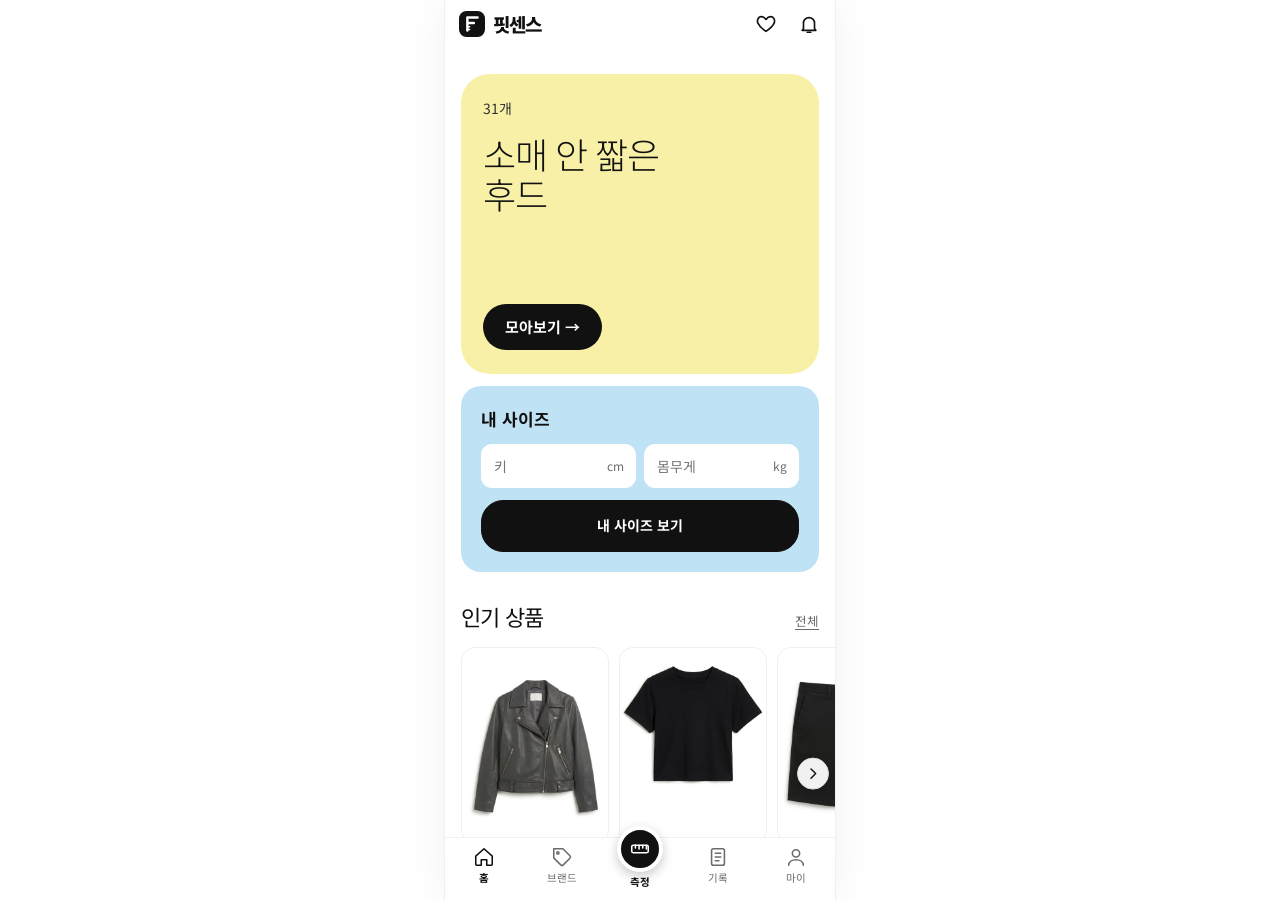
<file: index.html>
<!DOCTYPE html>
<html lang="ko">
<head>
<meta charset="utf-8"><meta name="viewport" content="width=device-width,initial-scale=1,viewport-fit=cover"><title>핏센스</title>
<link rel="preconnect" href="https://fonts.googleapis.com">
<link href="https://fonts.googleapis.com/css2?family=Noto+Sans+KR:wght@300;400;500;600;700;800;900&display=swap" rel="stylesheet">
<link rel="stylesheet" href="css/style.css?v=20261123165000">

<link rel="icon" href="data:,">
<link rel="stylesheet" href="css/v06.css?v=20261123165000">
</head>
<body>
<div class="stage">
  <div class="phone" id="phone">
    <header class="appbar" id="appbar"><button class="brandmark" data-a="goHome" aria-label="핏센스 홈"><svg class="lg" viewBox="0 0 28 28" aria-hidden="true"><rect width="28" height="28" rx="8" fill="#111"/><path d="M9 7h11M9 13h7M9 7v14" stroke="#fff" stroke-width="2.6" stroke-linecap="round" fill="none"/><path d="M9 17h2.5M9 20h2.5" stroke="#fff" stroke-width="1.6" stroke-linecap="round"/></svg><b class="wm">핏센스</b></button><span class="abr"><button class="ib heart" id="ab-likes" data-a="goLikes" aria-label="찜"><svg viewBox="0 0 24 24"><path d="M12 20s-7-4.6-9-9.2C1.8 7 4 4 7 4c2 0 3.5 1 5 3 1.5-2 3-3 5-3 3 0 5.2 3 4 6.8C19 15.4 12 20 12 20z"/></svg></button><button class="ib" id="ab-notif" data-a="goNotifs" aria-label="알림"><svg viewBox="0 0 24 24"><path d="M6 17v-6a6 6 0 0 1 12 0v6l1.5 2h-15z"/><path d="M10 21h4"/></svg><i class="ndot" id="nfdot" hidden></i></button></span></header>
    <main class="view" id="view"><div class="boot-msg"><div class="sk-wrap" aria-hidden="true"><i class="sk" style="width:62%;height:34px"></i><i class="sk" style="width:100%;height:200px;margin-top:22px;border-radius:24px"></i><div class="sk-row"><i class="sk" style="height:150px"></i><i class="sk" style="height:150px"></i></div></div><div class="sk-msg">불러오는 중…</div><noscript><br>이 페이지는 JavaScript가 필요해요. 브라우저에서 JavaScript를 켜 주세요.</noscript></div></main>
    <nav class="nav" id="nav" aria-label="하단 메뉴">
      <button data-tab="home" class="on"><svg viewBox="0 0 24 24"><path d="M3 11l9-8 9 8v9a1 1 0 0 1-1 1h-5v-6H9v6H4a1 1 0 0 1-1-1z"/></svg>홈</button>
      <button data-tab="brand"><svg viewBox="0 0 24 24"><path d="M20.6 13.4l-7.2 7.2a2 2 0 0 1-2.8 0L3 13V3h10l7.6 7.6a2 2 0 0 1 0 2.8z"/><circle cx="7.5" cy="7.5" r="1.2"/></svg>브랜드</button>
      <button data-tab="measure" class="mbtn" aria-label="사이즈 측정"><span class="mc"><svg viewBox="0 0 24 24"><rect x="3" y="8" width="18" height="8" rx="1.5"/><path d="M7 8v3M11 8v4M15 8v3M19 8v4"/></svg></span>측정</button>
      <button data-tab="records"><svg viewBox="0 0 24 24"><rect x="5" y="3" width="14" height="18" rx="2"/><path d="M9 8h6M9 12h6M9 16h4"/></svg>기록</button>
      <button data-tab="my"><svg viewBox="0 0 24 24"><circle cx="12" cy="8" r="4"/><path d="M4 21c0-4 4-6 8-6s8 2 8 6"/></svg>마이</button>
    </nav>
  </div>
</div>
<script src="js/config.js?v=20261123165000"></script>
<script src="js/data.js?v=20261123165000"></script>
<script src="js/check.js?v=20261123165000"></script>
<script>
(async () => {
  try {
    const raw = await fetchRaw();
    checkData(raw);
    window.DB = mapDB(raw);
    for (const f of ["js/store.js", "js/core.js", "js/fit.js", "js/home_measure.js", "js/browse.js", "js/records_my.js", "js/v06.js", "js/router.js", "js/api.js"]) await new Promise((ok, ko) => { const s = document.createElement('script'); s.src = f + '?v=' + DATA_VER; s.onload = ok; s.onerror = () => ko(new Error(f + ' 로드 실패')); document.body.appendChild(s); });
  } catch (e) {
    console.error(e);
    document.getElementById('view').innerHTML = '<div class="pad" style="text-align:center;padding-top:96px"><h1 class="big">데이터를 불러오지 못했어요</h1><p class="sm mute" style="margin-top:8px">GitHub Pages 주소로 열거나, 로컬에서는 <code>python -m http.server 8000</code> 으로 실행해 주세요.<br>(index.html을 더블클릭하면 브라우저가 JSON 읽기를 막아요)</p></div>';
  }
})();
</script>

</body>
</html>
</file>
<file: css/style.css>
/* 레이아웃 개념: 데스크톱은 [프로토타입 컨트롤 패널 | 폰 프레임], 폰 너비 이하에서는 폰이 화면 전체.
   색은 회색 와이어프레임 톤 하나로 통일하고, 핏 판정(타이트/적당/여유)과 하트에만 의미 색을 쓴다. */
:root{
  --out:#ffffff; --s0:#ffffff; --s1:#f5f5f5; --s2:#ededed; --line:#efefef; --line2:#dedede;
  --ink:#111111; --ink2:#444444; --mute:#6b6b6b; --pri:#111111; --onpri:#ffffff;
  /* 판정은 색이 아니라 굵기로 구분한다: 문제 있음 = 굵은 검정, 정상 = 얇은 회색 */
  --tight:#111111; --tightbg:transparent; --ok:#111111; --okbg:#f5f5f5; --loose:#111111; --loosebg:transparent;
  --heart:#111111; --frame:#2a3040; --shadow:none;
  --p-yellow:#f8f0a6; --p-blue:#bfe2f5; --p-pink:#f7cfe0;
  --font:'Noto Sans KR','Apple SD Gothic Neo','Malgun Gothic',system-ui,sans-serif;
}

*{box-sizing:border-box;-webkit-tap-highlight-color:transparent}
html,body{height:100%}
body{margin:0;background:var(--out);color:var(--ink);font-family:var(--font);font-size:14px;line-height:1.5;
  padding-left:max(16px,env(safe-area-inset-left,0px));padding-right:max(16px,env(safe-area-inset-right,0px));padding-block:0}
button{font:inherit;color:inherit;cursor:pointer}
input,select,textarea{font:inherit;color:inherit}
:focus-visible{outline:2px solid var(--loose);outline-offset:2px}

/* ---------- 스테이지 ---------- */
.stage{min-height:100%;display:flex;gap:28px;align-items:center;justify-content:center;padding-block:20px}
.side{width:300px;flex:none;align-self:center;max-height:calc(100vh - 40px);overflow:auto;padding:4px 2px}
.side h1{font-size:20px;margin:0 0 4px;letter-spacing:-.02em}
.side p{margin:0 0 14px;color:var(--mute);font-size:12.5px}
.side h3{font-size:11px;letter-spacing:.08em;color:var(--mute);margin:16px 0 6px;text-transform:uppercase;font-weight:700}
.jump{display:flex;flex-wrap:wrap;gap:6px}
.jump button{border:1px solid var(--line2);background:var(--s0);border-radius:8px;padding:5px 9px;font-size:12px}
.jump button:hover{background:var(--s2)}
.side .note{font-size:12px;color:var(--ink2);background:var(--s0);border:1px dashed var(--line2);border-radius:10px;padding:10px 12px;margin-top:14px}
.side .note b{display:block;margin-bottom:2px}
.legend-row{display:flex;gap:6px;flex-wrap:wrap;margin-top:6px}

.phone{width:390px;height:min(844px,calc(100vh - 40px));min-height:640px;flex:none;border:9px solid var(--frame);border-radius:42px;background:var(--s0);box-shadow:var(--shadow);position:relative;overflow:hidden;display:flex;flex-direction:column}
.view{flex:1;overflow-y:auto;overflow-x:hidden;position:relative;scroll-behavior:auto;overscroll-behavior:contain}
.view::-webkit-scrollbar{width:0}
.nav{flex:none;display:grid;grid-template-columns:repeat(5,1fr);border-top:1px solid var(--line);background:var(--s0);padding-bottom:6px}
.nav button{border:0;background:none;padding:8px 0 4px;display:flex;flex-direction:column;align-items:center;gap:2px;color:var(--mute);font-size:11px}
.nav button svg{width:22px;height:22px;stroke:currentColor;fill:none;stroke-width:1.7;stroke-linecap:round;stroke-linejoin:round}
.nav button.on{color:var(--ink);font-weight:700}
@media (max-width:880px){
  .side{display:none}
  body{padding:0}
  .stage{padding:0;display:block;height:100%}
  .phone{width:100%;height:100%;min-height:0;border:0;border-radius:0;box-shadow:none}
}

/* ---------- 공통 ---------- */
.topbar{position:sticky;top:0;z-index:5;display:grid;grid-template-columns:44px 1fr 44px;align-items:center;height:50px;background:var(--s0);border-bottom:1px solid var(--line)}
.topbar h2{margin:0;font-size:15px;text-align:center;font-weight:700;white-space:nowrap;overflow:hidden;text-overflow:ellipsis}
.ib{width:44px;height:44px;border:0;background:none;display:grid;place-items:center;border-radius:10px}
.ib svg{width:22px;height:22px;stroke:currentColor;fill:none;stroke-width:1.8;stroke-linecap:round;stroke-linejoin:round}
.ib.heart.on svg{fill:var(--heart);stroke:var(--heart)}
.pad{padding:16px}
.sec{padding:18px 16px 4px}
.sec-h{display:flex;align-items:baseline;justify-content:space-between;margin:0 0 10px}
.sec-h h3{margin:0;font-size:16px;letter-spacing:-.01em}
.link{border:0;background:none;color:var(--mute);font-size:12.5px;padding:2px 0;text-decoration:underline;text-underline-offset:3px}
h1.big{font-size:22px;line-height:1.35;margin:4px 0 6px;letter-spacing:-.025em}
.sub{color:var(--mute);font-size:13px;margin:0}
.card{border:1px solid var(--line);border-radius:14px;background:var(--s0)}
.card.fill{background:var(--s1);border-color:transparent}
.row{display:flex;align-items:center;gap:10px}
.between{justify-content:space-between}
.grow{flex:1;min-width:0}
.gap8{gap:8px}.mt8{margin-top:8px}.mt12{margin-top:12px}.mt16{margin-top:16px}.mb8{margin-bottom:8px}
.mute{color:var(--mute)}.ink2{color:var(--ink2)}.sm{font-size:12px}.xs{font-size:11px}.b{font-weight:700}
.ellip{white-space:nowrap;overflow:hidden;text-overflow:ellipsis}
.num{font-variant-numeric:tabular-nums}
.ph{background:linear-gradient(to top right,transparent calc(50% - .5px),var(--line2) 50%,transparent calc(50% + .5px)),linear-gradient(to bottom right,transparent calc(50% - .5px),var(--line2) 50%,transparent calc(50% + .5px)),var(--s1);border:1px solid var(--line);border-radius:10px;display:grid;place-items:center;color:var(--mute);font-size:11px;position:relative;overflow:hidden}
.ph>span{background:var(--s1);padding:1px 7px;border-radius:6px}
.ph img{position:absolute;inset:0;width:100%;height:100%;object-fit:cover}

.btn{display:inline-flex;align-items:center;justify-content:center;gap:6px;border:1px solid var(--line2);background:var(--s0);border-radius:12px;height:46px;padding:0 16px;font-weight:700}
.btn.pri{background:var(--pri);color:var(--onpri);border-color:var(--pri)}
.btn.full{width:100%}
.btn.s{height:34px;border-radius:9px;font-size:12.5px;padding:0 12px}
.btn[disabled]{opacity:.38;cursor:not-allowed}
.btn.flat{border-color:transparent;background:var(--s1)}

.chips{display:flex;gap:6px;flex-wrap:wrap}
.chips.scroll{flex-wrap:nowrap;overflow-x:auto;padding-bottom:2px;scrollbar-width:none}
.chips.scroll::-webkit-scrollbar{display:none}
.chip{flex:none;border:1px solid var(--line2);background:var(--s0);border-radius:999px;padding:6px 13px;font-size:13px;white-space:nowrap}
.chip.on{background:var(--pri);color:var(--onpri);border-color:var(--pri);font-weight:700}
.chip.x::after{content:" ×";opacity:.6}
.seg{display:flex;background:var(--s1);border-radius:11px;padding:3px;gap:2px}
.seg button{flex:1;border:0;background:none;border-radius:8px;padding:8px 4px;font-size:13px;color:var(--ink2);min-width:0}
.seg button.on{background:var(--s0);color:var(--ink);font-weight:700;box-shadow:0 1px 3px rgba(0,0,0,.12)}
.seg.sm button{padding:5px 2px;font-size:12px}

.pill{display:inline-flex;align-items:center;border-radius:6px;padding:1px 7px;font-size:11.5px;font-weight:700;white-space:nowrap}
.pill.tight{background:var(--tightbg);color:var(--tight)}
.pill.ok{background:var(--okbg);color:var(--ok)}
.pill.loose{background:var(--loosebg);color:var(--loose)}
.pill.short{background:var(--tightbg);color:var(--tight)}
.pill.long{background:var(--loosebg);color:var(--loose)}
.pill.na{background:var(--s2);color:var(--mute)}
.pill.gray{background:var(--s2);color:var(--ink2)}
.pill.dark{background:var(--pri);color:var(--onpri)}

label.f{display:block;font-size:12.5px;font-weight:700;color:var(--ink2);margin:0 0 5px}
.inp{width:100%;height:44px;border:1px solid var(--line2);border-radius:11px;background:var(--s0);padding:0 12px;outline:none}
.inp:focus{border-color:var(--ink)}
textarea.inp{height:88px;padding:10px 12px;resize:none;line-height:1.5}
.unit{position:relative}
.unit .inp{padding-right:36px}
.unit i{position:absolute;right:12px;top:50%;transform:translateY(-50%);font-style:normal;color:var(--mute);font-size:12px}
.grid2{display:grid;grid-template-columns:1fr 1fr;gap:10px}
.grid3{display:grid;grid-template-columns:repeat(3,1fr);gap:10px}
.field{margin-bottom:14px}
.hint{font-size:11.5px;color:var(--mute);margin-top:4px}
.info{display:inline-grid;place-items:center;width:18px;height:18px;border-radius:50%;border:1px solid var(--line2);font-size:11px;font-weight:700;color:var(--mute);background:none;padding:0;vertical-align:1px}

.list>*{border-bottom:1px solid var(--line)}
.list>*:last-child{border-bottom:0}
.li{display:flex;align-items:center;gap:12px;padding:14px 16px;width:100%;background:none;border:0;text-align:left}
.li .chev{margin-left:auto;color:var(--mute)}
.badge{min-width:20px;height:20px;border-radius:10px;background:var(--s2);color:var(--ink2);font-size:11px;font-weight:700;display:inline-grid;place-items:center;padding:0 6px}

/* 타이포 도우미 */
.tabs{display:flex;border-bottom:1px solid var(--line);position:sticky;top:50px;background:var(--s0);z-index:4}
.tabs button{flex:1;border:0;background:none;padding:12px 4px;color:var(--mute);border-bottom:2px solid transparent;font-weight:500;white-space:nowrap}
.tabs button.on{color:var(--ink);border-bottom-color:var(--ink);font-weight:700}

/* 홈 */
.hero{margin:16px;padding:22px 20px;border-radius:18px;background:var(--pri);color:var(--onpri)}
.hero h1{font-size:21px;line-height:1.35;margin:0 0 6px;letter-spacing:-.02em}
.hero p{margin:0 0 16px;opacity:.7;font-size:13px}
.hero .btn{background:var(--onpri);color:var(--pri);border-color:var(--onpri);height:42px}
.steps{display:grid;grid-template-columns:repeat(3,1fr);gap:8px}
.step{padding:12px 10px;border:1px solid var(--line);border-radius:12px;font-size:12px;color:var(--ink2)}
.step b{display:block;color:var(--ink);margin:4px 0 2px;font-size:13px}
.step .n{width:20px;height:20px;border-radius:50%;background:var(--s2);display:grid;place-items:center;font-size:11px;font-weight:700;color:var(--ink)}
.bodychip{display:flex;align-items:center;gap:10px;margin:16px 16px 0;padding:12px 14px;border-radius:12px;background:var(--s1);width:calc(100% - 32px);border:0;text-align:left}
.brand-row{display:flex;align-items:center;gap:12px;padding:12px 16px;width:100%;background:none;border:0;text-align:left}
.logo{width:44px;height:44px;border-radius:12px;flex:none;font-weight:800;font-size:14px;display:grid;place-items:center;background:var(--s2);color:var(--ink2);letter-spacing:-.04em}
.hscroll{display:flex;gap:10px;overflow-x:auto;padding:0 16px 4px;scrollbar-width:none}
.hscroll::-webkit-scrollbar{display:none}
.mini{width:112px;flex:none;text-align:left;background:none;border:0;padding:0}
.mini .ph{height:130px}

/* 상품 */
.pgrid{display:grid;grid-template-columns:1fr 1fr;gap:16px 12px;padding:0 16px 24px}
.pcard{position:relative;text-align:left;background:none;border:0;padding:0}
.pcard .ph{aspect-ratio:3/4}
.pcard .hb{position:absolute;right:6px;top:6px;width:32px;height:32px;border-radius:50%;background:color-mix(in srgb,var(--s0) 85%,transparent);border:0;display:grid;place-items:center;z-index:2}
.hb svg{width:17px;height:17px;stroke:var(--ink2);fill:none;stroke-width:1.9}
.hb.on svg{fill:var(--heart);stroke:var(--heart)}
.search{position:relative}
.search .inp{padding-left:38px;background:var(--s1);border-color:transparent}
.search svg{position:absolute;left:12px;top:12px;width:20px;height:20px;stroke:var(--mute);fill:none;stroke-width:1.9}

/* 사이즈 표 */
.tbl-wrap{overflow-x:auto;border:1px solid var(--line);border-radius:12px}
table.t{border-collapse:collapse;width:100%;font-size:12.5px;font-variant-numeric:tabular-nums}
table.t th,table.t td{padding:9px 8px;text-align:center;border-bottom:1px solid var(--line);white-space:nowrap}
table.t tr:last-child td,table.t tr:last-child th{border-bottom:0}
table.t thead th{background:var(--s1);font-weight:700}
table.t td:first-child,table.t th:first-child{text-align:left;padding-left:12px;font-weight:700;color:var(--ink2)}
table.t .hl{background:var(--okbg);color:var(--ok);font-weight:700}

/* 후기 */
.bar{height:8px;border-radius:4px;background:var(--s2);overflow:hidden;flex:1}
.bar i{display:block;height:100%;background:var(--ink2);border-radius:4px}
.rv{padding:16px;border-bottom:1px solid var(--line);display:block;width:100%;text-align:left;background:none;border-left:0;border-right:0;border-top:0}
.stars{color:var(--ink);letter-spacing:1px;font-size:12px}
.rv .txt{display:-webkit-box;-webkit-line-clamp:3;-webkit-box-orient:vertical;overflow:hidden;margin:8px 0;color:var(--ink2);font-size:13.5px}
.act{display:inline-flex;align-items:center;gap:5px;border:1px solid var(--line2);background:var(--s0);border-radius:999px;padding:5px 11px;font-size:12px}
.act.on{background:var(--pri);color:var(--onpri);border-color:var(--pri)}
.act svg{width:14px;height:14px;stroke:currentColor;fill:none;stroke-width:1.9}
.act.heart.on{background:var(--heart);border-color:var(--heart);color:#fff}
.act.heart.on svg{fill:#fff}

/* 측정 */
.stepper{display:flex;gap:6px;padding:14px 16px 0}
.stepper div{flex:1;font-size:12px;color:var(--mute);border-top:3px solid var(--line);padding-top:6px}
.stepper div.on{color:var(--ink);border-top-color:var(--ink);font-weight:700}
.ta-list{position:absolute;left:0;right:0;top:48px;z-index:6;background:var(--s0);border:1px solid var(--line2);border-radius:12px;box-shadow:0 10px 24px rgba(0,0,0,.14);overflow:hidden;max-height:240px;overflow-y:auto}
.ta-list button{display:flex;width:100%;align-items:center;gap:10px;border:0;background:none;padding:11px 12px;text-align:left;border-bottom:1px solid var(--line)}
.ta-list button:hover,.ta-list button:focus-visible{background:var(--s1)}
.ta-list mark{background:none;color:var(--ink);font-weight:800;text-decoration:underline;text-underline-offset:3px}
.upload{height:130px;border:1.5px dashed var(--line2);border-radius:14px;background:var(--s1);display:grid;place-items:center;text-align:center;width:100%;position:relative;overflow:hidden;color:var(--ink2)}
.upload img{position:absolute;inset:0;width:100%;height:100%;object-fit:contain;background:var(--s1)}
.acc{border:1px solid var(--line);border-radius:14px;overflow:hidden}
.acc>button{width:100%;display:flex;justify-content:space-between;align-items:center;padding:14px;background:var(--s1);border:0;text-align:left;font-weight:700}
.acc .in{padding:14px}
.dock{position:sticky;bottom:0;background:linear-gradient(to top,var(--s0) 70%,transparent);padding:16px;z-index:4}

/* 분석 중 */
.anl{display:flex;flex-direction:column;align-items:center;justify-content:center;min-height:100%;padding:32px;text-align:center}
.scan{width:150px;height:200px;border:1.5px solid var(--line2);border-radius:14px;position:relative;overflow:hidden;background:var(--s1)}
.scan::after{content:"";position:absolute;left:0;right:0;height:3px;background:var(--ink);top:0;animation:sc 1.4s ease-in-out infinite alternate;box-shadow:0 0 14px var(--ink)}
@keyframes sc{to{top:calc(100% - 3px)}}
.scan svg{position:absolute;inset:14px;width:calc(100% - 28px);height:calc(100% - 28px);opacity:.35}
.chk{display:flex;gap:10px;align-items:center;padding:6px 0;color:var(--mute);font-size:13.5px;transition:color .3s}
.chk i{width:18px;height:18px;border-radius:50%;border:1.5px solid var(--line2);display:grid;place-items:center;font-style:normal;font-size:11px}
.chk.on{color:var(--ink)}
.chk.on i{background:var(--ink);border-color:var(--ink);color:var(--onpri)}
@media (prefers-reduced-motion:reduce){.scan::after{animation:none;top:50%}}

/* 결과 */
.rec{padding:20px 16px;text-align:center}
.rec .sz{font-size:56px;font-weight:800;letter-spacing:-.04em;line-height:1.1}
.sizes{display:grid;grid-template-columns:repeat(5,1fr);gap:6px}
.sizes button{position:relative;border:1px solid var(--line2);background:var(--s0);border-radius:11px;padding:10px 0;font-weight:700;font-size:14px}
.sizes button.on{background:var(--pri);color:var(--onpri);border-color:var(--pri)}
.sizes button small{position:absolute;top:-8px;left:50%;transform:translateX(-50%);background:var(--ok);color:#fff;border-radius:6px;font-size:9.5px;padding:0 5px;font-weight:700}
.fitsvg{width:100%;height:auto;display:block}
.fitsvg text{font-family:var(--font)}
.legend{display:flex;gap:12px;justify-content:center;font-size:12px;color:var(--ink2)}
.legend i{display:inline-block;width:10px;height:10px;border-radius:3px;margin-right:4px;vertical-align:-1px}
.vs{display:grid;grid-template-columns:62px 1fr;gap:10px;align-items:center;padding:9px 0;border-bottom:1px solid var(--line)}
.vs:last-child{border-bottom:0}
.gauge{height:10px;background:var(--s2);border-radius:5px;position:relative}
.gauge .ok{position:absolute;top:0;bottom:0;background:var(--okbg);border:1px solid var(--ok);border-radius:4px;opacity:.9}
.gauge .dot{position:absolute;top:-3px;width:16px;height:16px;border-radius:50%;border:3px solid var(--s0);transform:translateX(-50%);box-shadow:0 0 0 1px var(--line2)}
.check{width:72px;height:72px;border-radius:50%;background:var(--ok);color:#fff;display:grid;place-items:center;margin:0 auto 16px}
.check svg{width:36px;height:36px;stroke:#fff;fill:none;stroke-width:3;stroke-linecap:round;stroke-linejoin:round}

/* 시트·토스트 */
.scrim{position:absolute;inset:0;background:rgba(10,14,24,.5);z-index:20;display:flex;align-items:flex-end;animation:fd .18s}
.scrim.mid{align-items:center;padding:24px}
.sheet{width:100%;background:var(--s0);border-radius:22px 22px 0 0;padding:20px 16px 18px;max-height:82%;overflow-y:auto;animation:up .22s ease}
.scrim.mid .sheet{border-radius:20px;max-height:80%}
.sheet h3{margin:0 0 4px;font-size:17px}
.grab{width:38px;height:4px;border-radius:2px;background:var(--line2);margin:-8px auto 14px}
.scrim.mid .grab{display:none}
@keyframes up{from{transform:translateY(40px);opacity:.4}}
@keyframes fd{from{opacity:0}}
.toast{position:absolute;left:50%;bottom:84px;transform:translateX(-50%);background:var(--pri);color:var(--onpri);padding:9px 16px;border-radius:999px;font-size:13px;z-index:30;white-space:nowrap;animation:fd .2s}
.fab{position:sticky;bottom:14px;align-self:flex-end;margin:0 16px 14px 0;z-index:4;box-shadow:0 8px 20px rgba(0,0,0,.25)}
.tut{display:flex;flex-direction:column;min-height:100%}
.dots{display:flex;gap:6px;justify-content:center}
.dots i{width:7px;height:7px;border-radius:50%;background:var(--line2)}
.dots i.on{background:var(--ink);width:20px;border-radius:4px}
.illu{flex:1;min-height:260px;max-height:400px;margin:12px 16px;border-radius:20px;background:var(--s1);display:grid;place-items:center;position:relative;overflow:hidden}
.avatar{width:56px;height:56px;border-radius:50%;background:var(--s2);display:grid;place-items:center;font-weight:800;font-size:20px;color:var(--ink2);flex:none}
.sw{position:relative;width:46px;height:28px;border-radius:14px;background:var(--line2);border:0;flex:none}
.sw::after{content:"";position:absolute;left:3px;top:3px;width:22px;height:22px;border-radius:50%;background:#fff;transition:transform .15s}
.sw.on{background:var(--ok)}.sw.on::after{transform:translateX(18px)}
.empty{padding:48px 24px;text-align:center;color:var(--mute)}
.tag-real{font-size:10px;border:1px solid var(--ok);color:var(--ok);border-radius:5px;padding:0 4px;margin-left:4px;font-weight:700}

.scr{min-height:100%;display:flex;flex-direction:column}
.scr>*{flex:none}
.scr>.anl,.scr>.tut{flex:1 0 auto}
.dock{margin-top:auto}

.ico{width:22px;height:22px;stroke:currentColor;fill:none;stroke-width:1.8;stroke-linecap:round;stroke-linejoin:round}
.btn .ico{width:18px;height:18px}
.btn.s{white-space:nowrap;flex:none}

.btn.liked{background:var(--heart);border-color:var(--heart);color:#fff}
.btn.liked .ico{fill:#fff}

/* ---------- v2 ---------- */
.nav button{font-size:10.5px}
.stepper button{flex:1;text-align:left;background:none;border:0;border-top:3px solid var(--line);padding:6px 0 0;font-size:12px;color:var(--mute)}
.stepper button.on{color:var(--ink);border-top-color:var(--ink);font-weight:700}
.stepper button.done{color:var(--ink2);border-top-color:var(--ink2)}
.meter{height:8px;border-radius:4px;background:var(--s2);overflow:hidden}
.meter i{display:block;height:100%;background:var(--ok);border-radius:4px;transition:width .2s}
.detail-card{border:2px solid var(--ink);border-radius:16px;padding:16px;background:var(--s0)}
.tiles{display:grid;grid-template-columns:repeat(5,1fr);gap:8px}
.tile{border:1px solid var(--line);background:var(--s0);border-radius:14px;padding:10px 0 8px;font-size:12px;display:flex;flex-direction:column;align-items:center;gap:6px}
.tile-ic{width:36px;height:36px;border-radius:12px;background:var(--s2);display:grid;place-items:center;font-weight:800;color:var(--ink2)}
.tile.on{border-color:var(--ink);font-weight:700}
.tile.on .tile-ic{background:var(--pri);color:var(--onpri)}
.tbar{display:flex;height:12px;border-radius:6px;overflow:hidden;gap:2px}
.tbar i{display:block;height:100%;min-width:2px}
.cbx{width:20px;height:20px;border-radius:6px;border:1.5px solid var(--line2);display:inline-grid;place-items:center;font-size:12px;font-weight:800;margin-right:8px}
.cbx.on{background:var(--pri);border-color:var(--pri);color:var(--onpri)}
.selrow{background:var(--s1)}
.sizechip{width:40px;height:40px;border-radius:12px;border:1px solid var(--line2);display:grid;place-items:center;font-weight:800;flex:none;background:var(--s0)}
.sizechip.isrec{background:var(--pri);color:var(--onpri);border-color:var(--pri)}
.col{display:flex;flex-direction:column}
.bcard{width:132px;flex:none;padding:12px;text-align:left;display:block}
.lowest{margin-top:10px;padding:10px 12px;text-decoration:none;color:inherit}
.hero .pill{margin-bottom:0}

/* ---------- v4: 고정 로고 바 · 가운데 측정 버튼 ---------- */
.appbar{flex:none;height:48px;display:flex;align-items:center;justify-content:space-between;padding:0 4px 0 14px;background:var(--s0);border-bottom:1px solid var(--line);z-index:6}
.brandmark{display:flex;align-items:center;gap:8px;border:0;background:none;padding:0;font-size:17px;letter-spacing:-.02em}
.brandmark .logo{width:28px;height:28px;border-radius:8px;font-size:11px;background:var(--pri);color:var(--onpri)}
.appbar .ib.heart{width:42px;height:42px}
.nav button.mbtn{position:relative;font-weight:700;color:var(--ink)}
.nav .mc{width:46px;height:46px;border-radius:50%;background:var(--pri);color:var(--onpri);display:grid;place-items:center;margin-top:-20px;border:4px solid var(--s0);box-shadow:0 4px 12px rgba(0,0,0,.22)}
.nav .mc svg{stroke:var(--onpri);width:22px;height:22px}
.nav button.mbtn.on{font-weight:800}

/* ---------- v4: 가로 스크롤 + 넘김 버튼 ---------- */
.car{position:relative}
.car-b{position:absolute;top:50%;transform:translateY(-70%);width:32px;height:32px;border-radius:50%;border:1px solid var(--line2);background:color-mix(in srgb,var(--s0) 94%,transparent);box-shadow:0 2px 8px rgba(0,0,0,.16);display:grid;place-items:center;z-index:3;padding:0}
.car-b svg{width:16px;height:16px;stroke:var(--ink);fill:none;stroke-width:2.2;stroke-linecap:round;stroke-linejoin:round}
.car-b.p{left:6px}.car-b.n{right:6px}
.car.no-p .car-b.p,.car.no-n .car-b.n{display:none}

/* ---------- v4: 브랜드(카테고리 | 브랜드) ---------- */
.tabs.t0{top:0}
.catwrap{display:flex;align-items:flex-start}
.rail{width:78px;flex:none;position:sticky;top:46px;background:var(--s1);align-self:flex-start;min-height:300px}
.rail button{display:block;width:100%;border:0;background:none;padding:15px 8px;text-align:left;font-size:13px;color:var(--mute);border-left:3px solid transparent}
.rail button.on{background:var(--s0);color:var(--ink);font-weight:700;border-left-color:var(--ink)}
.catmain{flex:1;min-width:0;padding:0 12px 12px}
.csec{scroll-margin-top:46px;border-bottom:1px solid var(--line)}
.cfold{display:flex;align-items:center;gap:8px;width:100%;border:0;background:none;padding:14px 0;font-size:15px;text-align:left}
.cfold b{flex:none}.cfold .xs{flex:1}
.fold-ar{color:var(--mute);font-size:12px}
.cbody{padding-bottom:14px}
.sublabel{font-size:12px;font-weight:700;color:var(--ink2);margin:14px 0 8px}
.subgrid{display:grid;grid-template-columns:repeat(3,1fr);gap:8px 6px}
.subtile{display:flex;flex-direction:column;align-items:center;gap:3px;border:0;background:none;padding:4px 0;font-size:12px;text-align:center}
.subic{width:46px;height:46px;border-radius:14px;background:var(--s1);display:grid;place-items:center;font-weight:800;font-size:16px;color:var(--ink2)}
.subtile .sn{line-height:1.2}
.catmain .hscroll{padding:0}
.catmain .mini{width:104px}.catmain .mini .ph{height:118px}
.initrow{display:flex;gap:2px;overflow-x:auto;padding:8px 12px;scrollbar-width:none;border-bottom:1px solid var(--line)}
.initrow::-webkit-scrollbar{display:none}
.initrow button{flex:none;border:0;background:none;padding:4px 7px;font-size:12px;color:var(--ink2);border-radius:8px;min-width:26px}
.initrow button.on{background:var(--pri);color:var(--onpri);font-weight:700}
.initrow button:disabled{color:var(--line2);cursor:default}
.ihead{padding:8px 16px 2px;font-size:12px;font-weight:800;color:var(--mute);background:var(--s1)}

/* ---------- v4: 컬러 · 키워드 · 속성 칩 ---------- */
.cdot{display:inline-block;width:12px;height:12px;border-radius:50%;border:1px solid rgba(0,0,0,.18);flex:none}
.cdot.lt{border-color:var(--line2)}
.cdots{display:flex;gap:3px;margin:3px 0 1px;min-height:12px}
.cchip{display:inline-flex;align-items:center;gap:6px}
.chip.lk::after{content:" ›";opacity:.55}
.chip.x .cdot{margin-right:4px;vertical-align:-1px}
.kws{display:flex;flex-wrap:wrap;gap:4px 6px;margin-top:6px}
.kw{font-size:11.5px;color:var(--ink2);background:var(--s1);border-radius:6px;padding:1px 7px}
.chip.kwc{font-size:12px;padding:5px 10px}

/* ---------- v4: 답글 ---------- */
.rp{display:flex;gap:10px;padding:12px 0;border-bottom:1px solid var(--line)}
.avatar.sm{width:30px;height:30px;font-size:12px}
.rpbox{display:flex;gap:8px;align-items:flex-end;margin-top:12px}
.rpbox .inp{flex:1;min-height:56px;resize:vertical}

/* ---------- v4: 내 사진 ---------- */
.pgal{display:grid;grid-template-columns:repeat(3,1fr);gap:8px;padding:12px 16px 4px}
.pg{position:relative;aspect-ratio:3/4;border-radius:12px;overflow:hidden;background:var(--s1);border:1px solid var(--line)}
.pg img{width:100%;height:100%;object-fit:cover;display:block}
.pg .pk,.pg .pr{position:absolute;left:6px;top:6px;font-size:10.5px;font-weight:700;background:rgba(0,0,0,.6);color:#fff;border-radius:6px;padding:1px 6px}
.pg .pr{top:26px;background:var(--ok)}
.pg .px{position:absolute;right:4px;top:4px;width:28px;height:28px;border-radius:50%;border:0;background:rgba(0,0,0,.6);color:#fff;display:grid;place-items:center;padding:0}
.pg .px svg{width:15px;height:15px;stroke:#fff;fill:none;stroke-width:2.4}
.pg .pf{position:absolute;left:0;right:0;bottom:0;display:flex;justify-content:space-between;align-items:center;padding:14px 6px 5px;background:linear-gradient(transparent,rgba(0,0,0,.6));color:#fff}
.pg .pf button{border:1px solid rgba(255,255,255,.7);background:none;color:#fff;border-radius:6px;padding:0 6px}
.car .hscroll{scroll-padding:0 16px}

/* v5 */
.car.sm .car-b{top:50%;transform:translateY(-50%);width:28px;height:28px}
.car.sm .car-b svg{width:14px;height:14px}
.car>.chips.scroll,.car>.initrow{padding-left:0;padding-right:0}

.empty .en{display:block;font-size:15px;color:var(--ink);margin-bottom:2px}
.empty{padding:28px 16px}

.mshead{font-size:12px;font-weight:800;color:var(--mute);padding:10px 16px 4px;background:var(--s1)}
.fab.round{width:54px;height:54px;border-radius:50%;padding:0;font-size:30px;font-weight:400;line-height:1;display:grid;place-items:center;margin:0 16px 14px 0}
.fbtn{position:relative;flex:none;width:46px;height:44px;padding:0;display:grid;place-items:center}
.fbtn svg{width:19px;height:19px;stroke:currentColor;fill:none;stroke-width:2;stroke-linecap:round}
.rrow{position:relative}.rdot{position:absolute;left:5px;top:50%;width:7px;height:7px;border-radius:50%;background:var(--tight);transform:translateY(-50%)}
.sorttg{border:0;background:none;font-size:12.5px;font-weight:700;color:var(--ink2);padding:4px 0}
.chip.zero:not(.on){opacity:.45}
#rtabs button{white-space:nowrap}

.sizecards{display:flex;gap:8px;overflow-x:auto;padding:2px 2px 4px;scrollbar-width:none}
.sizecards::-webkit-scrollbar{display:none}
.szc{flex:none;min-width:64px;border:1.5px solid var(--line2);border-radius:14px;background:var(--s0);padding:9px 8px 8px;display:flex;flex-direction:column;align-items:center;gap:2px}
.szc.on{border-color:var(--ink);background:var(--s1)}
.szc b{font-size:17px}.szc i{font-style:normal;font-size:10.5px;font-weight:700}
.szc i.ok{color:var(--ok)}.szc i.tight{color:var(--tight)}.szc i.loose{color:var(--loose)}
.szc u{text-decoration:none;font-size:9.5px;font-weight:800;background:var(--pri);color:var(--onpri);border-radius:6px;padding:1px 6px;margin-top:2px}

.pslots{display:flex;gap:8px;overflow-x:auto;scrollbar-width:none;padding:2px 0}
.pslots::-webkit-scrollbar{display:none}
.slot{flex:none;width:78px;height:78px;border-radius:12px;border:1.5px dashed var(--line2);background:var(--s1);display:flex;flex-direction:column;align-items:center;justify-content:center;gap:2px;font-size:11px;color:var(--mute);position:relative;overflow:hidden;cursor:pointer}
.slot .ico{width:20px;height:20px;stroke:currentColor;fill:none;stroke-width:2}
.slot.has{border-style:solid;cursor:default}.slot img{width:100%;height:100%;object-fit:cover}
.slot .x{position:absolute;right:3px;top:3px;width:20px;height:20px;border-radius:50%;border:0;background:rgba(0,0,0,.6);color:#fff;font-size:11px;display:grid;place-items:center;padding:0}

/* v5.1: 칩·초성·사이즈 같은 한 줄 스크롤은 화살표를 줄 오른쪽 끝에 "고정"(겹치지 않음). 못 가는 쪽은 흐리게 */
.car.sm{display:flex;align-items:center;gap:4px;padding-right:var(--cm,12px)}
.car.sm>[data-sc]{flex:1;min-width:0;order:0;-webkit-mask-image:linear-gradient(90deg,#000 calc(100% - 22px),transparent);mask-image:linear-gradient(90deg,#000 calc(100% - 22px),transparent)}
.car.sm.no-n>[data-sc]{-webkit-mask-image:none;mask-image:none}
.car.sm .car-b{position:static;transform:none;flex:none;width:28px;height:28px;box-shadow:none;display:grid;place-items:center}
.car.sm .car-b.p{order:1}.car.sm .car-b.n{order:2}
.car.sm.no-p .car-b.p,.car.sm.no-n .car-b.n{display:grid;opacity:.3;pointer-events:none}
.car.sm .initrow{padding-left:16px}
.car.sm:has(.initrow){border-bottom:1px solid var(--line)}
.car.sm .initrow{border-bottom:0}

/* v5.2 무신사형 */
.sub3{display:flex;gap:18px;padding:12px 16px 8px}.sub3 button{border:0;background:none;padding:2px 0;font-size:15px;color:var(--mute)}.sub3 button.on{color:var(--ink);font-weight:800}
.pgrid.v3{grid-template-columns:repeat(3,1fr);gap:14px 8px;padding:4px 16px 24px}
.pgrid.v2{grid-template-columns:repeat(2,1fr);gap:16px 10px;padding:4px 16px 24px}
.pcard{position:relative;text-align:left}
.pcard-b{display:block;width:100%;background:none;border:0;padding:0;text-align:left}
.pcard-b .pimg{display:block;position:relative}.pcard-b .ph{aspect-ratio:3/4;border-radius:8px}
.pcard.v2 .ph{aspect-ratio:1/1}
.pcard .rb{position:absolute;left:5px;bottom:5px;font-size:10px;padding:1px 6px}
.pcard .bn{display:block;font-size:11px;color:var(--mute);margin-top:6px}
.pcard .nm{display:-webkit-box;-webkit-line-clamp:2;-webkit-box-orient:vertical;overflow:hidden;font-size:12.5px;line-height:1.35;min-height:34px}
.pcard.v2 .nm{font-size:13.5px;min-height:0;-webkit-line-clamp:1}
.pcard .pr{display:block;font-size:13px;font-weight:800;margin-top:2px}.pcard.v2 .pr{font-size:14px}
.pcard .mt{display:block;font-size:10.5px;color:var(--mute);margin-top:1px}.pcard.v2 .mt{font-size:11.5px}
.pcard .okc{color:var(--ok);font-weight:700}
.pcard .hb{right:3px;top:3px;width:26px;height:26px;background:transparent}
.pcard .hb svg{width:15px;height:15px}
.plist-rows{padding:0 0 12px}
.prow{position:relative;border-bottom:1px solid var(--line)}
.prow-b{display:flex;gap:12px;width:100%;padding:12px 44px 12px 16px;background:none;border:0;text-align:left;align-items:flex-start}
.prow-b .ph{width:76px;height:92px;flex:none;border-radius:8px}
.prow .hb{right:8px;top:12px}
.viewtg{display:flex;gap:2px}.viewtg button{width:30px;height:28px;border-radius:7px;border:0;background:none;color:var(--mute);font-size:14px}.viewtg button.on{background:var(--s2);color:var(--ink)}
.sortsel{width:auto;height:34px;font-size:12.5px;padding:0 8px}
.chip.sel{background:var(--s2);border-color:transparent}
.hd1{padding:4px 16px}.hd1 .en{font-size:12px;letter-spacing:.04em;color:var(--ink2)}.hd1 h1{font-size:26px;margin:2px 0 8px;letter-spacing:-.02em}
.btn3{display:grid;grid-template-columns:1fr 1fr 1fr;gap:8px;padding:12px 16px}.btn3 .btn{height:44px;font-size:13.5px;padding:0 6px;display:inline-flex;align-items:center;justify-content:center;gap:6px}
.btn3 .heart svg{width:16px;height:16px;stroke:currentColor;fill:none;stroke-width:1.9}.btn3 .heart.on svg{fill:var(--heart);stroke:var(--heart)}

/* ---------- v6 실서비스 레이아웃 (패널·프레임 없음) ---------- */
html,body{height:100%}
body{padding:0;background:#fff}
.stage{display:block;min-height:0;height:100%;padding:0}
.phone{width:100%;max-width:390px;height:100dvh;min-height:0;margin:0 auto;border:0;border-radius:0;box-shadow:0 0 0 1px var(--line),0 0 40px rgba(0,0,0,.06)}
.nav{padding-bottom:max(6px,env(safe-area-inset-bottom))}
@media (max-width:560px){.phone{max-width:none;box-shadow:none}}
.avatar{font-size:11px;font-weight:600;color:var(--mute);letter-spacing:-.02em}.avatar.sm{font-size:9px}
.phgrid{display:flex;gap:8px;flex-wrap:wrap}.phi{position:relative;width:72px;height:88px;border-radius:10px;overflow:hidden;border:1px solid var(--line2);background:var(--s1)}
.phi img{width:100%;height:100%;object-fit:cover;display:block}.phi button{position:absolute;top:3px;right:3px;width:20px;height:20px;border-radius:50%;border:0;background:rgba(0,0,0,.6);color:#fff;font-size:13px;line-height:1;padding:0}
.phi.add{display:grid;place-items:center;text-align:center;border-style:dashed;cursor:pointer;font-size:11px;color:var(--mute)}.phi.add .ico{width:18px;height:18px}
.logo.im{font-size:10px!important;font-weight:600;color:var(--mute)}
.fab.round{position:sticky;bottom:16px;display:grid;margin:-6px 16px 16px auto;z-index:6}
.acc2 .acch{display:flex;align-items:center;width:100%;background:none;border:0;padding:0 0 6px;text-align:left;gap:8px}
.acc2 .acch .grow{min-width:0}.accs{display:block;margin-top:5px;font-weight:400}.accc{flex:none;font-size:12px;color:var(--mute);border:1px solid var(--line2);border-radius:99px;padding:3px 10px}
.accb{margin-top:6px}.chip.xs{padding:2px 8px;font-size:11px;min-height:0;height:auto}
.stars{display:flex;align-items:center}.stars button{background:none;border:0;font-size:26px;line-height:1;color:var(--line2);padding:2px}.stars button.on{color:#f5a524}
.abr{display:flex;align-items:center}.appbar .ib{position:relative}.ndot{position:absolute;top:9px;right:9px;width:8px;height:8px;border-radius:50%;background:var(--tight,#e5484d);border:1.5px solid var(--s0)}
.nrow .rdot{position:static;flex:none;margin-right:-4px}.nrow .rdot.off{visibility:hidden}.nrow.unread{background:color-mix(in srgb,var(--s1) 60%,transparent)}
.nfc{display:inline-block;min-width:16px;padding:0 4px;border-radius:99px;background:var(--tight,#e5484d);color:#fff;font-size:10px;line-height:16px;text-align:center}
.nrow .rdot{display:block;transform:none}
.ph>span{white-space:nowrap;font-size:11px}
.cgo{display:flex;align-items:center;justify-content:space-between;width:100%;background:none;border:0;text-align:left;font-size:16px}.cgo-a{color:var(--mute);font-size:20px}.subic{font-size:10px!important;color:var(--mute);font-weight:500}
.swatches{display:flex;flex-wrap:wrap;gap:10px 8px}.swb{background:none;border:0;padding:0;width:48px;display:flex;flex-direction:column;align-items:center;gap:4px;font-size:11px;color:var(--mute)}
.swb .swc{width:34px;height:34px;border-radius:50%;border:1px solid rgba(0,0,0,.16);display:grid;place-items:center;font-style:normal;color:#fff;box-sizing:border-box}.swb .swc.lt{border-color:var(--line2)}
.swb .swc.etc{background:conic-gradient(#f2a9c2,#f1cf4b,#9fdcc8,#87c3ec,#a98bd8,#f2a9c2);color:#333;font-size:18px;font-weight:700}
.swb.on .sw{box-shadow:0 0 0 2px var(--s0,#fff),0 0 0 4px #111}.swb.on{color:#111;font-weight:700}
.myhead{display:flex;align-items:center;gap:14px;width:100%;padding:18px 16px;background:none;border:0;text-align:left}
.myhead .nm{display:block;font-size:19px}.myhead .uid{display:block;margin-top:3px;font-size:14px;color:var(--mute)}
.list.flat{margin:0}.list.flat .li{padding:16px;border-bottom:1px solid var(--line);font-size:15px}.band{height:8px;background:var(--s1,#f3f4f6)}
.avatar.big{margin:0 auto}
.search.fake{display:flex;align-items:center;justify-content:space-between;width:100%;padding:0 14px;height:44px;text-align:left;border:0}
.quick{display:flex;justify-content:space-between;padding:16px 20px 4px}.quick button{background:none;border:0;display:flex;flex-direction:column;align-items:center;gap:6px;font-size:13px}.quick .ph{width:56px;height:56px;border-radius:50%;aspect-ratio:auto}.quick .ph span{font-size:10px}
.clamp2{white-space:normal;display:-webkit-box;-webkit-line-clamp:2;-webkit-box-orient:vertical;overflow:hidden;line-height:1.35}.rt i{font-style:normal;color:#f5a524}.mini .rt{font-size:11px}
.pcard{container-type:inline-size}.pcard.v3 .hb{top:calc(133.3cqw - 38px);right:6px}.pcard.v2 .hb{top:calc(100cqw - 38px);right:6px}
.pcard .bn{font-weight:700;color:var(--ink)}.pcard .mt{display:block;font-size:11px;margin-top:2px}.pcard .mt .rt i{font-style:normal;color:#f5a524}
.rc-s{display:block;font-size:11px;color:var(--mute);margin-top:2px}.rc-fb{display:block;font-size:12px;font-weight:700;color:var(--ink);margin-top:3px}
.mdwrap{display:flex;flex-direction:column;align-items:center;margin:4px 0 8px}.mdiag{width:100%;max-width:240px;height:auto}
.nbt{display:inline-grid;place-items:center;width:17px;height:17px;border-radius:4px;background:#111;color:#fff;font-style:normal;font-size:11px;font-weight:700;margin-right:6px;vertical-align:1px}
.search.fake{padding-left:42px;position:relative}.search.fake svg{position:absolute;left:14px;top:50%;transform:translateY(-50%)}.hscroll{align-items:flex-start}

/* v10 후기 카드 정리 */
.rv-top{display:flex;align-items:center;gap:8px}.rv-who{flex:1;min-width:0}
.rv-rate{display:flex;align-items:center;gap:8px;margin-top:8px}
.rv-info{display:flex;margin-top:8px;background:var(--s1);border-radius:10px;padding:8px 4px}.rv-info span{flex:1;text-align:center;border-right:1px solid var(--line);min-width:0}.rv-info span:last-child{border:0}
.rv-info i{display:block;font-style:normal;font-size:10.5px;color:var(--mute)}.rv-info b{font-size:12.5px}
.rv-pills{margin-top:8px;gap:6px}.rv .txt{margin:8px 0 0}
.rv-kw{font-size:12px;color:var(--mute);margin-top:6px;white-space:nowrap;overflow:hidden;text-overflow:ellipsis}
.rv-ft{display:flex;gap:8px;margin-top:10px}
.rv-sum{display:flex;gap:20px;align-items:center}.rv-score{text-align:center;min-width:76px}.rv-avg{font-size:30px;font-weight:800;line-height:1.1}
.rv-bar{padding:10px 16px;border-top:1px solid var(--line);border-bottom:1px solid var(--line);margin-top:8px}
/* 기록 4열 · 컴팩트 */
.pgrid.v4{grid-template-columns:repeat(4,1fr);gap:12px 6px;padding:4px 12px 24px}
.pgrid.rec .ph{aspect-ratio:1/1}
.pcard.v4 .nm{font-size:11px;min-height:0;-webkit-line-clamp:1}.pcard.v4 .bn{font-size:10px;margin-top:4px}
.pcard.v4 .rb{font-size:9px;padding:0 4px;left:3px;bottom:3px}.pcard.v4 .rc-s{font-size:9.5px}.pcard.v4 .rc-fb{font-size:10px}.pcard.v4 .mt{font-size:10px}
.pgrid.rec.v3{gap:12px 8px}.pcard.v3 .nm{min-height:0;-webkit-line-clamp:1}


/* ---------- v7 테마: 흰색·검정 단색, 판정은 굵기 ---------- */
.pill{background:none!important;padding:0!important;border-radius:0!important;color:var(--mute)!important;font-weight:400!important}
.pill.tight,.pill.loose,.pill.short,.pill.long{color:var(--ink)!important;font-weight:800!important}
.szc i{color:var(--mute)!important;font-weight:400}.szc i.tight,.szc i.loose{color:var(--ink)!important;font-weight:800}
.ndot{background:var(--ink)!important}.nfc{background:var(--ink)!important}.rdot{background:var(--ink)!important}
.hb.on svg,.ib.heart.on svg,.btn3 .heart.on svg{fill:var(--ink)!important;stroke:var(--ink)!important}
.rt i,.stars button.on{color:var(--ink)!important}
:focus-visible{outline:2px solid var(--ink)}
.sizes button small{background:var(--ink)!important}
.check{background:var(--ink)!important}
table.t .hl{background:var(--s2)!important;color:var(--ink)!important}
.tag-real{border-color:var(--line2)!important;color:var(--mute)!important}
.sw.on{background:var(--ink)!important}
.meter i{background:var(--ink)!important}
.pg .pr{background:var(--ink)!important}
.pcard .okc{color:var(--ink)!important}
.gauge .ok{background:var(--s2)!important;border-color:var(--line2)!important}
.pill.dark{background:var(--pri)!important;color:var(--onpri)!important;padding:2px 8px!important;border-radius:6px!important}
.pill.gray,.pill.na{background:var(--s2)!important;padding:2px 8px!important;border-radius:6px!important}

/* ---------- v7 홈: 큐레이션 배너 · 색 블록(파스텔은 여기에만) ---------- */
.brandmark .wm{font-size:20px;font-weight:900;letter-spacing:-.04em}
.ph{position:relative}
.szb{position:absolute;left:0;bottom:0;min-width:28px;height:26px;padding:0 8px;display:grid;place-items:center;background:var(--ink);color:#fff;font-size:12px;font-weight:800}
.hb{position:relative}
.hb-track{display:flex;overflow-x:auto;scroll-snap-type:x mandatory;scrollbar-width:none}
.hb-track::-webkit-scrollbar{display:none}
.hb-s{flex:none;width:100%;height:440px;scroll-snap-align:start;border:0;padding:32px 20px 28px;text-align:left;display:flex;flex-direction:column;color:var(--ink);cursor:pointer}
.hb-s.yellow{background:var(--p-yellow)}.hb-s.blue{background:var(--p-blue)}.hb-s.pink{background:var(--p-pink)}
.hb-sub{font-size:14px;color:#333}
.hb-t{margin-top:14px;font-size:38px;line-height:1.25;font-weight:500;letter-spacing:-.05em;flex:1}
.hb-go{align-self:flex-start;height:46px;padding:0 22px;border-radius:23px;background:var(--ink);color:#fff;font-size:15px;font-weight:700;display:flex;align-items:center}
.hb-n{position:absolute;right:20px;bottom:28px;height:32px;padding:0 14px;border-radius:16px;background:var(--ink);color:#fff;font-size:12px;font-weight:700;display:flex;align-items:center}
.blk{margin:12px 16px 0;padding:20px;border-radius:20px}
.blk.blue{background:var(--p-blue)}
.blk .inp{background:#fff;border-color:transparent}
.blk-t{font-size:17px}
.blk-main{border:0;background:none;text-align:left;padding:0;display:flex;flex-direction:column;gap:3px}
.blk-num{font-size:24px;font-weight:900;letter-spacing:-.03em}.blk-sub{font-size:13px;color:#333}
.blk .btn.pri{border-radius:22px;padding:0 20px}
.cgrid{display:grid;grid-template-columns:repeat(2,minmax(0,1fr));gap:20px 12px;padding:12px 16px}
.cgrid .mini{width:auto}.cgrid .ph{width:100%;aspect-ratio:4/5;height:auto}
.talk{display:flex;flex-direction:column;gap:4px;width:100%;text-align:left;background:none;border:0;border-bottom:1px solid var(--line);padding:14px 0}
.talk-t{font-size:15px;line-height:1.45;display:-webkit-box;-webkit-line-clamp:2;-webkit-box-orient:vertical;overflow:hidden}
.sec-h h3{font-size:19px;font-weight:800}
.hscroll .mini{width:148px}

/* ---------- v7 결과 ---------- */
.rs{padding:4px 20px 0}
.rs-prod{display:flex;align-items:center;gap:12px;padding:4px 0 22px}
.rs-prod .ph{width:44px;height:44px;border-radius:10px;flex:none}
.rs-h{margin:0;font-size:32px;line-height:1.25;font-weight:900;letter-spacing:-.05em}
.rs-s{margin-top:6px;font-size:17px;font-weight:800}
.rs-m{margin-top:6px;font-size:13px;color:var(--mute)}
.szrow{display:grid;gap:6px;margin:26px 0 30px}
.szbox{height:60px;border:1px solid var(--line2);border-radius:12px;background:#fff;display:flex;flex-direction:column;align-items:center;justify-content:center;gap:2px;padding:0}
.szbox b{font-size:16px;font-weight:700}.szbox i{font-style:normal;font-size:11px;color:var(--mute)}
.szbox.best i{color:var(--ink);font-weight:800}.szbox.on{border:2px solid var(--ink)}.szbox.on b{font-weight:800}
.rs-t{margin:28px 0 12px;font-size:18px;font-weight:800}
.plist{display:flex;flex-direction:column;gap:20px;padding-bottom:6px}
.prow{display:grid;grid-template-columns:40px minmax(0,1fr) 92px;align-items:center;gap:12px}
.prow-k{font-size:14px;font-weight:700}
.pbar{position:relative;height:4px;border-radius:2px;background:var(--s2)}
.pband{position:absolute;left:33%;width:34%;top:0;bottom:0;background:#cfcfcf}
.pdot{position:absolute;top:50%;width:14px;height:14px;margin:-7px 0 0 -7px;border-radius:50%;background:var(--ink);border:2px solid #fff;box-shadow:0 0 0 1px var(--ink)}
.pdot.bad{background:#fff;border:3px solid var(--ink);box-shadow:none}
.prow-v{display:flex;flex-direction:column;align-items:flex-end;font-size:13px;color:var(--mute)}
.prow-v b{font-weight:400}.prow-v b.bad{font-weight:800;color:var(--ink);font-size:14px}
.nrow2{display:flex;gap:14px;padding:10px 0;font-size:14px}.nrow2 b{width:28px;font-size:15px;font-weight:800}
.altrow,.simrv{display:flex;align-items:center;gap:12px;width:100%;text-align:left;background:none;border:0;border-bottom:1px solid var(--line);padding:12px 0}
.simrv{display:block}
.altrow .ph{width:52px;height:52px;border-radius:10px;flex:none}.altrow b{font-size:15px;font-weight:800}

/* v7 답글 스레드 */
.rp.sub{margin-left:34px;padding-left:12px;border-left:2px solid var(--line)}
.rp.flash{background:#f2f2f2;transition:background .3s}
.rpto{display:flex;justify-content:space-between;align-items:center;margin-top:10px;padding:8px 12px;background:#f5f5f5;border-radius:10px}
a.btn,a.btn:visited{color:inherit}

.brandmark{display:flex;align-items:center;gap:8px}.brandmark .lg{width:26px;height:26px;flex:none}
</file>
<file: css/v06.css>
/* ===== 0.6: 파스텔 카드 · 큰 문장 · 폴더 · 효과 ===== */
:root{--y:#F6EE9E;--bl:#BFE3F5;--gr:#F2F2F2;--gn:#CFE9B8}
.c-y{background:var(--y)}.c-b{background:var(--bl)}.c-g{background:var(--gr)}
body{font-weight:400}
/* 앱 바 · 하단 메뉴 */
.appbar{border-bottom:0}
.brandmark .wm{font-size:19px;font-weight:800;letter-spacing:-.8px}
.nav{border-top:1px solid #f0f0f0}
/* 버튼 · 칩 · 분할 */
.btn{border-radius:999px;min-height:52px;font-weight:700}
.btn.pri{background:#111;border-color:#111;color:#fff}
.btn.s{min-height:40px;padding:0 18px}
.chip{border:0;background:var(--gr);border-radius:999px;height:38px;padding:0 15px;color:#111}
.chip.on{background:#111;color:#fff}
.seg{display:inline-flex;background:var(--gr);border-radius:999px;padding:4px;gap:2px;border:0}
.seg button{border:0;border-radius:999px;height:34px;padding:0 16px;font-weight:600;background:transparent}
.seg.dk{background:#111}.seg.dk button{color:#fff}.seg.dk button.on{background:var(--y);color:#111;font-weight:700}
.rnd,.inp.rnd{height:54px;border:0;border-radius:27px;background:var(--gr);padding:0 20px;font-size:16px;width:100%}
.search .inp.rnd{padding-left:46px}
.card{border-radius:22px}
.pl{display:inline-flex;align-items:center;gap:7px;height:40px;padding:0 16px;border-radius:20px;background:var(--gr);font-size:13.5px;font-weight:600;border:0;color:#111}
.pl.sm2{height:34px;padding:0 13px;font-size:13px}
.pl.dk{background:#111;color:#fff}
.pls{display:flex;gap:8px;align-items:center;flex-wrap:wrap;margin-top:20px}
.cbtn{width:44px;height:44px;border-radius:50%;background:#111;color:#fff;border:0;display:grid;place-items:center;flex:none}
.cbtn .ico{width:20px;height:20px}
.cbtn.lt{background:#fff;color:#111;border:1px solid #e8e8e8}
.cbtn.lt.on{background:#111;color:#fff}
/* 큰 문장 */
.hero6{padding:10px 20px 0}.hero6 small{display:block;font-size:12.5px;color:#8c8c8c}
.disp{font-size:38px;line-height:1.14;font-weight:300;letter-spacing:-1.6px;margin:6px 0 0}
.disp u{text-decoration:none;background-image:linear-gradient(transparent 78%,var(--gn) 78%,var(--gn) 92%,transparent 92%)}
.sec{padding-top:34px}
.sec-h h3,.h22{font-size:22px;font-weight:400;letter-spacing:-.8px;margin:0}
/* 홈 배너 = 노랑 카드 */
.hb6{margin:26px 16px 0}
.hb-track{border-radius:28px}
.hb-s{height:300px;padding:24px 22px;border-radius:28px}
.hb-t{font-size:36px;font-weight:300;letter-spacing:-1.4px;line-height:1.12}
/* 상품 카드 */
.mini{text-align:left;width:136px}
.mini .ph{border-radius:14px;aspect-ratio:3/4;height:auto}
.bn6{font-size:12px;font-weight:700;margin-top:9px}
.vd{font-size:12.5px;margin-top:3px;font-weight:800}
.vd.v-caution{font-weight:600}.vd.v-nofit{font-weight:400;color:#9a9a9a}
.pl.v-fit{font-weight:800}.pl.v-caution{font-weight:600}.pl.v-nofit{font-weight:400;color:#9a9a9a}
/* 폴더 카드 */
.frow{display:flex;gap:10px;overflow-x:auto;padding:0 16px;scrollbar-width:none}.frow::-webkit-scrollbar{display:none}
.fc{width:220px;flex:none;border:0;border-radius:24px;padding:18px;text-align:left;display:flex;flex-direction:column;gap:14px;color:#111}
.fc-ph{display:flex;gap:5px}.fc-ph i{width:58px;height:72px;border-radius:10px;background:rgba(255,255,255,.55);overflow:hidden;display:block}
.fc-ph i img{width:100%;height:100%;object-fit:cover}
.fc-t{font-size:20px;line-height:1.2;letter-spacing:-.7px}
.fc-m{display:flex;justify-content:space-between;font-size:12.5px;color:#444}
.mf{width:150px;flex:none;border:0;border-radius:22px;padding:16px;text-align:left;display:flex;flex-direction:column;justify-content:space-between;min-height:130px;color:#111}
.mf-t{font-size:18px;line-height:1.2;letter-spacing:-.6px}.mf-m{font-size:12.5px;color:#444}
.mf.new{background:#fff;border:1.5px dashed #d6d6d6;align-items:center;justify-content:center;gap:6px;color:#777;font-size:13px}
.mf.new .ico{width:22px;height:22px}
/* 폴더 상세 */
.fh{margin:8px 16px 0;border-radius:28px;padding:24px 22px}
.fh-s{font-size:13px;color:#3e5260}.fh p{margin:14px 0 0;font-size:14px;line-height:1.55}.fh .disp{margin-top:12px}
.fcmp{margin:10px 16px 0;background:var(--y);border-radius:22px;padding:16px 18px;display:flex;align-items:center;justify-content:space-between}
.fcmp small{display:block;font-size:12.5px;color:#555}.fcmp b{font-size:17px;font-weight:400}.fcmp span{font-size:13px;font-weight:700}
.frw{display:flex;gap:14px;padding:12px 20px;width:100%;text-align:left;background:none;border:0;align-items:flex-start;color:#111}
.frw .pl{margin-top:8px}
/* 폴더 만들기 · 담기 */
.sws{display:flex;gap:14px}.swc{width:56px;height:56px;border-radius:50%;border:0;display:grid;place-items:center;font-size:16px}.swc.on{box-shadow:0 0 0 2px #fff,0 0 0 4px #111}
.sw{width:48px;height:28px;border-radius:14px;background:#d9d9d9;border:0;position:relative;flex:none;transition:background .2s}
.sw i{position:absolute;left:3px;top:3px;width:22px;height:22px;border-radius:50%;background:#fff;transition:transform .2s}
.sw.on{background:#111}.sw.on i{transform:translateX(20px);background:var(--y)}
.pgrid3{display:grid;grid-template-columns:repeat(3,minmax(0,1fr));gap:16px 8px;padding:0 16px}
.pk{border:0;background:none;text-align:left;padding:0;color:#111}
.pk .ph{position:relative;aspect-ratio:3/4;height:auto;border-radius:14px;display:block}
.pk.on .ph{box-shadow:inset 0 0 0 2px #111}
.ck{position:absolute;top:8px;right:8px;width:26px;height:26px;border-radius:50%;background:rgba(255,255,255,.9);border:1.5px solid #cfcfcf;display:grid;place-items:center;font-size:13px;font-style:normal}
.pk.on .ck{background:#111;color:#fff;border-color:#111}
/* 옷 추가 */
.qh{padding:30px 20px 14px}.qh small{font-size:12.5px;color:#8c8c8c}.qh h2{margin:4px 0 0;font-size:26px;font-weight:300;letter-spacing:-1px}
.cpick{margin-top:10px;background:var(--bl);border-radius:22px;padding:12px;display:flex;gap:12px;align-items:center}
.szs{display:flex;gap:8px;padding:0 16px;flex-wrap:wrap}.szs button{flex:1;min-width:52px;height:48px;border-radius:24px;border:0;background:var(--gr);font-size:15px}.szs button.on{background:#111;color:#fff;font-weight:800}
.fits{display:grid;grid-template-columns:repeat(3,1fr);gap:8px;padding:0 16px}
.fit{height:92px;border-radius:24px;border:0;background:var(--gr);display:flex;flex-direction:column;justify-content:space-between;align-items:flex-start;padding:14px 16px;font-size:18px;font-weight:300;letter-spacing:-.5px;color:#111}
.fit i{align-self:flex-end;width:22px;height:22px;border-radius:50%;border:1.5px solid #cfcfcf}
.fit.on{background:var(--y);font-weight:700}.fit.on i{background:#111;border-color:#111}
.opts{margin-top:22px}.opt{display:flex;justify-content:space-between;align-items:center;padding:16px 20px;width:100%;background:none;border:0;font-size:15px;color:#111;text-align:left}
.opt small{display:block;font-size:12.5px;color:#8c8c8c;margin-top:2px}
/* 기록 */
.fabwrap{position:sticky;bottom:16px;display:flex;justify-content:flex-end;padding:0 18px;pointer-events:none}
.fab6{pointer-events:auto;height:52px;padding:0 22px;border-radius:26px;background:#111;color:#fff;border:0;font-weight:700;font-size:15px;display:flex;align-items:center;gap:6px;box-shadow:0 6px 18px rgba(0,0,0,.18)}
.fab6 .ico{width:18px;height:18px}
/* 홈 사이즈 토크 */
.talks{display:flex;flex-direction:column;gap:8px;padding:0 16px}
.talk{background:var(--gr);border-radius:20px;padding:16px 18px;border:0;text-align:left;color:#111}
.talk-t{font-size:15px;font-weight:500;line-height:1.4}
/* 마이 */
.pfrow{display:flex;align-items:center;gap:12px;padding:14px 20px 0;width:100%;background:none;border:0;text-align:left;color:#111}
.body6{display:block;width:calc(100% - 32px);margin:20px 16px 0;background:var(--bl);border:0;border-radius:28px;padding:22px;text-align:left;color:#111}
.bigno{display:block;font-size:56px;font-weight:300;letter-spacing:-3px;line-height:1;margin-top:20px}.bigno i{font-style:normal;font-size:24px;letter-spacing:-1px}
.stat3{display:flex;gap:8px;padding:14px 16px 0}
.stat3 button{flex:1;background:var(--gr);border:0;border-radius:22px;padding:16px;text-align:left;color:#111}
.stat3 small{display:block;font-size:12.5px;color:#555}.stat3 b{font-size:30px;font-weight:300;letter-spacing:-1px}
.mlist{padding:14px 0 0}.mrow{display:flex;justify-content:space-between;align-items:center;width:100%;height:56px;padding:0 20px;background:none;border:0;font-size:15.5px;color:#111}
.mrow .ico{width:18px;height:18px;vertical-align:middle;color:#bdbdbd}
/* 결과 화면 막대 */
.pdot{animation:fsPop .5s .25s both}
a.btn,a.btn:visited{color:inherit}
/* ===== 효과 ===== */
button,.btn{transition:background-color .2s ease}
.btn:active{transform:scale(.98)}
@keyframes fsUp{from{opacity:0;transform:translateY(14px)}to{opacity:1;transform:none}}
@keyframes fsPop{0%{transform:scale(.4);opacity:0}70%{transform:scale(1.15)}100%{transform:scale(1);opacity:1}}
@keyframes fsBeat{0%{transform:scale(1)}30%{transform:scale(1.35)}60%{transform:scale(.9)}100%{transform:scale(1)}}
#view.enter>*{animation:fsUp .5s cubic-bezier(.2,.7,.2,1) both}
#view.enter>*:nth-child(2){animation-delay:.05s}#view.enter>*:nth-child(3){animation-delay:.1s}#view.enter>*:nth-child(4){animation-delay:.15s}#view.enter>*:nth-child(5){animation-delay:.2s}#view.enter>*:nth-child(6){animation-delay:.25s}#view.enter>*:nth-child(n+7){animation-delay:.3s}
.pop svg,.pop .ico{animation:fsBeat .5s ease}
.disp u{background-size:0 100%;background-repeat:no-repeat;animation:fsMark .7s .3s forwards}
@keyframes fsMark{to{background-size:100% 100%}}
@media (prefers-reduced-motion:reduce){*,*::before,*::after{animation:none!important;transition:none!important}.disp u{background-size:100% 100%}}

.seg button{white-space:nowrap}
.pl{white-space:nowrap}

/* ===== 추가: 폴더 색 · 기본 프로필 · 추천 · 비교 · 필터 ===== */
.c-n{background:#CFE9B8}.c-p{background:#F7CFE0}.c-l{background:#DCD6F7}.c-o{background:#FAD9BF}
.swc.c-n,.swc.c-p,.swc.c-l,.swc.c-o{border:0}
.sws{flex-wrap:wrap}
.avatar{font-size:0!important;color:transparent!important;background:#E9E9E9 url("data:image/svg+xml,%3Csvg xmlns='http://www.w3.org/2000/svg' viewBox='0 0 40 40'%3E%3Ccircle cx='20' cy='15' r='7' fill='%23B9B9B9'/%3E%3Cpath d='M6 38c1.5-8 7.5-12 14-12s12.5 4 14 12z' fill='%23B9B9B9'/%3E%3C/svg%3E") center/cover no-repeat;overflow:hidden}
.pcard6{margin:18px 16px 0;background:var(--gr);border-radius:22px;padding:18px;display:flex;gap:12px;align-items:center;justify-content:space-between}
.pcard6 b{font-size:15px}.pcard6 p{margin:4px 0 0;font-size:12.5px;color:#666}
.bc{width:150px;flex:none;border:0;background:var(--gr);border-radius:22px;padding:16px;text-align:left;display:flex;flex-direction:column;gap:6px;color:#111}
.bc .logo{width:44px;height:44px;border-radius:50%}.bc b{font-size:15px;margin-top:6px}
.fgrid{display:flex;flex-direction:column;gap:10px;padding:0 16px}.fgrid .fc{width:100%}
.sel6{width:auto;height:36px;border:0;background:var(--gr);border-radius:18px;padding:0 14px;font-size:13px;font-weight:600}
.cmpbox{background:var(--gr);border-radius:22px;padding:18px;margin:14px 0 0}
.cmps{margin:12px 0 10px;font-size:17px;font-weight:300;letter-spacing:-.5px}
.cmpt{width:100%;border-collapse:collapse;font-size:13px}.cmpt th{font-weight:500;color:#777;text-align:right;padding:6px 4px;font-size:12px}.cmpt th:first-child,.cmpt td:first-child{text-align:left}
.cmpt td{text-align:right;padding:8px 4px;border-top:1px solid rgba(0,0,0,.06)}
.fbtn6{position:relative;width:54px;height:54px;border:0;border-radius:27px;background:var(--gr);display:grid;place-items:center;flex:none;color:#111}
.fbtn6.on{background:#111;color:#fff}.fbtn6 .ico{width:20px;height:20px}
.fbtn6 i{position:absolute;top:-2px;right:-2px;min-width:20px;height:20px;border-radius:10px;background:var(--y);color:#111;font-size:11px;font-weight:800;font-style:normal;display:grid;place-items:center}
.chip.x::after{content:" ×";opacity:.6}
.mshead{background:none;padding:18px 20px 4px;font-size:13px;color:#8c8c8c}
.bc b{white-space:nowrap;overflow:hidden;text-overflow:ellipsis;max-width:100%}

/* ===== 2차 개편: 브랜드 상세 · 기록 검색 · 옷 입력 · 폴더 필터 ===== */
.swb.on .swc{box-shadow:0 0 0 2px #fff,0 0 0 4px #111}.swb .swc.lt{color:#111}.swatches{gap:12px 4px}.swb{width:52px}
.hd6 .hn6{display:flex;align-items:baseline;gap:10px;flex-wrap:wrap}.hd6 h1{margin:0}
.olink{font-size:12px;font-weight:500;color:var(--mute,#8a8f98);text-decoration:none;border-bottom:1px solid #cfd2d8;padding-bottom:1px;white-space:nowrap}
.info6{font-size:13px;color:var(--mute,#8a8f98);margin-top:8px}.info6 b{font-weight:600}
.rxwrap{position:relative}.rxdd{position:absolute;left:16px;right:16px;top:calc(100% + 4px);z-index:40}
.fmf{position:relative}.fmf .sgl{position:absolute;left:0;right:0;top:calc(100% - 2px);z-index:30}
.sgl{background:#fff;border-radius:18px;box-shadow:0 12px 32px rgba(20,20,30,.16);border:1px solid #ececf0;max-height:320px;overflow:auto;padding:6px}
.sg{display:flex;align-items:center;gap:10px;width:100%;padding:11px 12px;border:0;background:none;border-radius:12px;text-align:left;font:inherit;color:inherit}
.sg:hover,.sg:active{background:#f4f4f6}
.sg-g{font-size:11px;padding:3px 8px;border-radius:99px;background:#eee;color:#555;flex:none}
.sg-l{flex:1;min-width:0;font-size:14px;overflow:hidden;text-overflow:ellipsis;white-space:nowrap}.sg-l mark{font-weight:700;background:linear-gradient(transparent 62%,#ffe58a 62%);color:inherit}
.sg-n{font-size:12px;color:#8a8f98;flex:none}.sg.lit .sg-l{color:#8a8f98}.sg-e{padding:12px;font-size:13px;color:#8a8f98}
.cb6{background:#fff;border:1px solid #ececf0;border-radius:24px;padding:20px 18px 18px;margin:0 16px 14px}.cb6>h3{margin:0 0 16px;font-size:18px;font-weight:700}
.pt6{display:flex;align-items:center;gap:10px;margin:8px 0}.pt6>span{width:44px;font-size:13px;color:#555;flex:none}.pt6>div{display:flex;gap:6px;flex:1}
.pt6 button{flex:1;padding:9px 0;border-radius:12px;border:1px solid #e3e3e8;background:#fff;font:inherit;font-size:13px;color:#555}.pt6 button.on{background:#111;border-color:#111;color:#fff;font-weight:600}
.ta6{height:auto;min-height:96px;padding:14px 16px;border-radius:18px;line-height:1.5;resize:none;display:block;width:100%;box-sizing:border-box;font:inherit}
.fc-f{display:block;margin-top:6px;font-size:12px;color:#555}.fc-f b{font-weight:700;color:#111}
.rg{position:relative;height:88px;padding:0 11px;margin-top:10px}.rg-in{position:relative;height:100%}
.rg-hist{position:absolute;left:0;right:0;top:0;height:50px;display:flex;align-items:flex-end;gap:3px}
.rg-hist i{flex:1;background:#e3e3e8;border-radius:4px 4px 0 0;transition:background .12s}.rg-hist i.on{background:#111}
.rg-tr{position:absolute;left:0;right:0;top:62px;height:4px;border-radius:2px;background:#e3e3e8}.rg-tr i{position:absolute;top:0;bottom:0;background:#111;border-radius:2px}
.rg input[type=range]{position:absolute;left:0;width:100%;top:52px;height:24px;margin:0;background:none;pointer-events:none;-webkit-appearance:none;appearance:none}
.rg input[type=range]::-webkit-slider-runnable-track{background:none;height:24px}
.rg input[type=range]::-webkit-slider-thumb{-webkit-appearance:none;pointer-events:auto;width:22px;height:22px;margin-top:1px;border-radius:50%;background:#fff;border:2px solid #111;box-shadow:0 2px 6px rgba(0,0,0,.2);cursor:pointer}
.rg input[type=range]::-moz-range-track{background:none}.rg input[type=range]::-moz-range-thumb{pointer-events:auto;width:18px;height:18px;border-radius:50%;background:#fff;border:2px solid #111;cursor:pointer}
.rg-ax{display:flex;justify-content:space-between;font-size:11px;color:#8a8f98;padding:0 2px}
.pre6{display:flex;gap:6px;margin-top:10px}.pre6 button{padding:7px 14px;border-radius:99px;border:1px solid #e3e3e8;background:#fff;font:inherit;font-size:12px;color:#444}.pre6 button:active{background:#f1f1f4}
/* 폴더 전체: 2열 카드 */
.fgrid{display:grid;grid-template-columns:1fr 1fr;gap:10px;padding:0 16px}.fgrid .fc{width:100%;min-width:0;padding:14px;gap:10px;border-radius:22px}
.fgrid .fc-ph i{width:auto;flex:1;height:64px}.fgrid .fc-t{font-size:16px;letter-spacing:-.5px;word-break:keep-all}
.fgrid .fc-m{flex-direction:column;gap:2px;font-size:11.5px}.fgrid .fc-m span:last-child{display:none}
.fgrid .fc-f{margin-top:0;font-size:11.5px}.fgrid .empty{grid-column:1/-1}
.frow .fc-f{margin-top:-4px}

/* 알림 */
.nh6{padding:18px 20px 6px;font-size:13px;color:#8c8c8c}
.nr6,.nl6{display:flex;gap:14px;width:100%;padding:14px 20px;border:0;background:#fff;text-align:left;font:inherit;color:inherit;align-items:flex-start}
.nr6.un,.nl6.un{background:#fff8d6}.nl6{align-items:center;gap:12px;padding:12px 20px}
.nth6{position:relative;width:52px;height:60px;flex:none;border-radius:10px;overflow:visible}.nth6 img{border-radius:10px}
.nb6{position:absolute;right:-6px;bottom:-4px;width:24px;height:24px;border-radius:50%;background:#111;color:#fff;border:2px solid #fff;display:grid;place-items:center;box-sizing:border-box;font-style:normal}.nb6 .ico{width:12px;height:12px}
.nt6{display:block;font-size:14px;line-height:1.45}.un .nt6{font-weight:500}
.nq6{display:block;margin-top:8px;padding:10px 12px;background:#f5f5f5;border-radius:12px;font-size:13px;color:#444;line-height:1.45}.nr6.un .nq6{background:#fff}
.nbt6{background:#fff;font:inherit;color:#111;display:inline-flex;margin-top:10px;height:32px;padding:0 14px;border-radius:16px;border:1px solid #111;font-size:13px;font-weight:600;align-items:center}
.ns6{display:block;font-size:12px;color:#8c8c8c;margin-top:2px}.ntm6{font-size:12px;color:#9a9a9a;flex:none}
.ni6{width:34px;height:34px;border-radius:50%;display:grid;place-items:center;flex:none;font-style:normal}
.nfc6{position:relative}.nd6{position:absolute;right:6px;top:6px;width:7px;height:7px;border-radius:50%;background:#e5484d}

.mrv6{display:flex;gap:12px;width:100%;padding:16px;border:0;border-bottom:1px solid #f3f3f3;background:#fff;text-align:left;font:inherit;color:inherit}
.mmemo6{display:-webkit-box;-webkit-line-clamp:2;-webkit-box-orient:vertical;overflow:hidden;margin-top:10px;font-size:13.5px;line-height:1.5;color:#444}
.mv-tight{background:#fde4e4!important}.mv-ok{background:#e4f2d8!important}.mv-loose{background:#e3effa!important}
.mrv6 .pl{height:26px;padding:0 10px;font-size:12px;font-weight:500}

/* ===== 찜 ===== */
.lk6 button{font-size:14.5px}.lk6 button span{font-weight:400;color:#8c8c8c;font-size:12.5px;margin-left:2px}
.dp6{flex:none;display:inline-flex;align-items:center;gap:4px;height:34px;padding:0 12px 0 14px;border-radius:17px;border:1px solid #ddd;background:#fff;font:inherit;font-size:13px;color:#333;white-space:nowrap}
.dp6 svg{width:12px;height:12px;fill:none;stroke:currentColor;stroke-width:2.4;stroke-linecap:round;stroke-linejoin:round}
.dp6.on{background:#111;border-color:#111;color:#fff;font-weight:700}
.opt6{margin-top:10px}.opt6 button{display:flex;align-items:center;justify-content:space-between;width:100%;padding:15px 4px;border:0;border-bottom:1px solid #f2f2f2;background:none;text-align:left;font:inherit;color:inherit}
.opt6 b{font-weight:500;font-size:15px}.opt6 .on b{font-weight:700}.opt6 small{display:block;font-size:12.5px;color:#8c8c8c;margin-top:2px}
.opt6 i{width:22px;height:22px;border-radius:50%;border:1.5px solid #ccc;display:grid;place-items:center;font-style:normal;font-size:12px;flex:none}.opt6 .on i{background:#111;border-color:#111;color:#fff}
.br6{display:flex;align-items:center;padding:12px 8px 12px 16px;border-bottom:1px solid #f3f3f3}
.br6-b{flex:1;display:flex;align-items:center;gap:14px;border:0;background:none;padding:0;text-align:left;font:inherit;color:inherit;min-width:0}
.br6-l{width:52px;height:52px;border-radius:16px;display:grid;place-items:center;font-size:18px;font-weight:300;flex:none}
.emp6{margin:28px 16px 0;background:#f6f6f4;border-radius:24px;padding:26px 20px;text-align:center}.emp6 b{display:block;font-size:18px;font-weight:300;letter-spacing:-.5px}.emp6 span{display:block;font-size:13px;color:#8c8c8c;margin-top:6px}

/* ===== 효과: 화면 전환 · 시트 · 저장/오류 ===== */
@keyframes fxIn{from{opacity:0;transform:translateX(28px)}to{opacity:1;transform:none}}
@keyframes fxBack{from{opacity:0;transform:translateX(-28px)}to{opacity:1;transform:none}}
@keyframes fxFade{from{opacity:0;transform:translateY(8px)}to{opacity:1;transform:none}}
#view.fx-fwd>.scr{animation:fxIn .34s cubic-bezier(.22,.8,.24,1) both}
#view.fx-bwd>.scr{animation:fxBack .3s cubic-bezier(.22,.8,.24,1) both}
#view.fx-fade>.scr{animation:fxFade .3s ease-out both}
@keyframes shIn{0%{transform:translateY(100%)}62%{transform:translateY(-10px)}82%{transform:translateY(3px)}100%{transform:none}}
@keyframes shOut{to{transform:translateY(100%)}}@keyframes scOut{to{opacity:0}}
.scrim{animation:fd .22s ease-out}.scrim .sheet{animation:shIn .46s cubic-bezier(.2,.9,.3,1) both}
.scrim.mid .sheet{animation:fsPop .32s ease-out both}
.scrim.still,.scrim.still .sheet{animation:none}
.scrim.out{animation:scOut .24s ease-in forwards;pointer-events:none}.scrim.out .sheet{animation:shOut .24s cubic-bezier(.4,0,1,1) forwards}
.toast{display:inline-flex;align-items:center;gap:8px;animation:tIn .32s cubic-bezier(.2,.9,.3,1.3) both}
@keyframes tIn{from{opacity:0;transform:translate(-50%,12px) scale(.94)}to{opacity:1;transform:translate(-50%,0)}}
.ck6{width:18px;height:18px;fill:none;stroke:#fff;stroke-width:2.2;stroke-linecap:round;stroke-linejoin:round}
.ck6 circle{stroke-dasharray:64;stroke-dashoffset:64;animation:ckD .4s ease-out .05s forwards}.ck6 path{stroke-dasharray:16;stroke-dashoffset:16;animation:ckD .25s ease-out .35s forwards}
@keyframes ckD{to{stroke-dashoffset:0}}
.toast.err{background:#2a1d1d}
@keyframes shk{0%,100%{transform:translateX(0)}20%{transform:translateX(-7px)}40%{transform:translateX(6px)}60%{transform:translateX(-4px)}80%{transform:translateX(2px)}}
.shk6{animation:shk .42s cubic-bezier(.36,.07,.19,.97)!important}
.inp.bad6{border-color:#e5484d!important;box-shadow:0 0 0 3px rgba(229,72,77,.14)}
#nfdot:not([hidden]){animation:fsPop .4s ease-out}
@media (prefers-reduced-motion:reduce){#view>.scr,.scrim,.scrim .sheet,.toast,.ck6 *,.shk6{animation:none!important}.ck6 *{stroke-dashoffset:0}}
.toast{bottom:auto;top:62px;box-shadow:0 8px 24px rgba(0,0,0,.18)}
@keyframes tIn{from{opacity:0;transform:translate(-50%,-12px) scale(.94)}to{opacity:1;transform:translate(-50%,0)}}

/* ---- 알림 빈 상태 · 브랜드 후기 상품 · 폴더 상세 · 프로필 ---- */
.nem6{display:flex;flex-direction:column;align-items:center;text-align:center;padding:72px 28px 40px;gap:8px}
.nem6i{width:76px;height:76px;border-radius:50%;background:var(--y,#FFF3B8);display:grid;place-items:center;margin-bottom:10px}
.nem6i svg{width:34px;height:34px}.nem6 b{font-size:20px;font-weight:300}.nem6 span{font-size:13.5px;color:#777;line-height:1.55}.nem6 .btn{margin-top:14px}
.rvw6{margin:10px 0 2px}
.rvp6{display:flex;align-items:center;gap:12px;width:calc(100% - 32px);margin:0 16px;padding:10px 12px;border-radius:18px;background:#F6F6F4;border:0;color:#111}
.rvgo6{font-size:12.5px;font-weight:700;white-space:nowrap;color:#444}
.hb6 .ico{fill:none;transition:transform .25s cubic-bezier(.3,1.6,.5,1)}
.cbtn.lt.hb6.on{background:#fff;color:#111;border:1.5px solid #111}.cbtn.lt.hb6.on .ico{fill:#111;transform:scale(1.12)}
.who6{display:flex;align-items:center;gap:12px;width:calc(100% - 32px);margin:10px 16px 0;padding:12px 14px;border-radius:20px;background:#fff;border:1px solid #ececec;color:#111}
.who6 b{display:block;font-size:15px;font-weight:600}.who6 small{display:block;font-size:12.5px;color:#777;margin-top:2px}
.fcm6{padding:0 20px}.fcr6{display:flex;gap:12px;padding:10px 0}
.up6{text-align:center;padding:6px 20px 18px}.up6a{width:84px;height:84px;margin:0 auto;display:block}

/* ---- 로딩 스켈레톤 · 오프라인 안내 ---- */
.boot-msg{padding:28px 20px;color:#8a8f98;font-size:14px}.sk-msg{text-align:center;margin-top:26px}
.sk{display:block;background:linear-gradient(90deg,#f1f1ef 25%,#e8e8e5 40%,#f1f1ef 55%);background-size:300% 100%;border-radius:14px;animation:skm 1.4s ease-in-out infinite}
.sk-row{display:flex;gap:12px;margin-top:14px}.sk-row .sk{flex:1}
@keyframes skm{from{background-position:100% 0}to{background-position:0 0}}
.offbar{position:absolute;left:0;right:0;top:0;z-index:60;background:#2a2a2a;color:#fff;font-size:12.5px;text-align:center;padding:7px 12px}
@media (prefers-reduced-motion:reduce){.sk{animation:none}}

/* ---- 로그인 · 회원가입 ---- */
.au6{padding:6px 22px 32px}.au6-lg{width:44px;height:44px;display:block}
.pw6{position:relative}.pw6 .inp{width:100%}.pwt6{position:absolute;right:6px;top:50%;transform:translateY(-50%);border:0;background:none;font:inherit;font-size:12.5px;font-weight:700;color:#555;padding:8px 10px}
.ferr6{color:#d93a40;font-size:12.5px;margin-top:6px}
.pwr6{display:flex;gap:6px;flex-wrap:wrap;margin:-6px 0 14px}.pwr6 span{font-size:12px;color:#9a9a9a;background:#f4f4f2;border-radius:99px;padding:4px 10px}.pwr6 span.on{color:#1d7a3c;background:#e6f4ea}
.au6-or{display:flex;align-items:center;gap:12px;margin:18px 0 12px;color:#aaa;font-size:12px}.au6-or::before,.au6-or::after{content:"";flex:1;height:1px;background:#ececec}

/* 이미지 연결: 브랜드 로고·종류 사진 */
.logo{position:relative;overflow:hidden}
.logo-img{position:absolute;inset:0;width:100%;height:100%;object-fit:contain;background:#fff}
.subic{position:relative;overflow:hidden}
.subic img{position:absolute;inset:0;width:100%;height:100%;object-fit:cover}

/* 기록 썸네일: 사진 없을 때 카메라 아이콘 */
.ph>.camph{position:absolute;inset:0;display:grid;place-items:center;background:var(--s1);padding:0;border-radius:inherit;color:var(--mute)}
.camph svg{width:22px;height:22px;fill:none;stroke:currentColor;stroke-width:1.6;stroke-linecap:round;stroke-linejoin:round}

/* 상품 카드 찜 하트: 원 안에 하트 */
.pcard .hb{width:28px;height:28px;background:rgba(255,255,255,.94);box-shadow:0 1px 4px rgba(0,0,0,.14)}
.pcard .hb svg{width:15px;height:15px}
</file>
